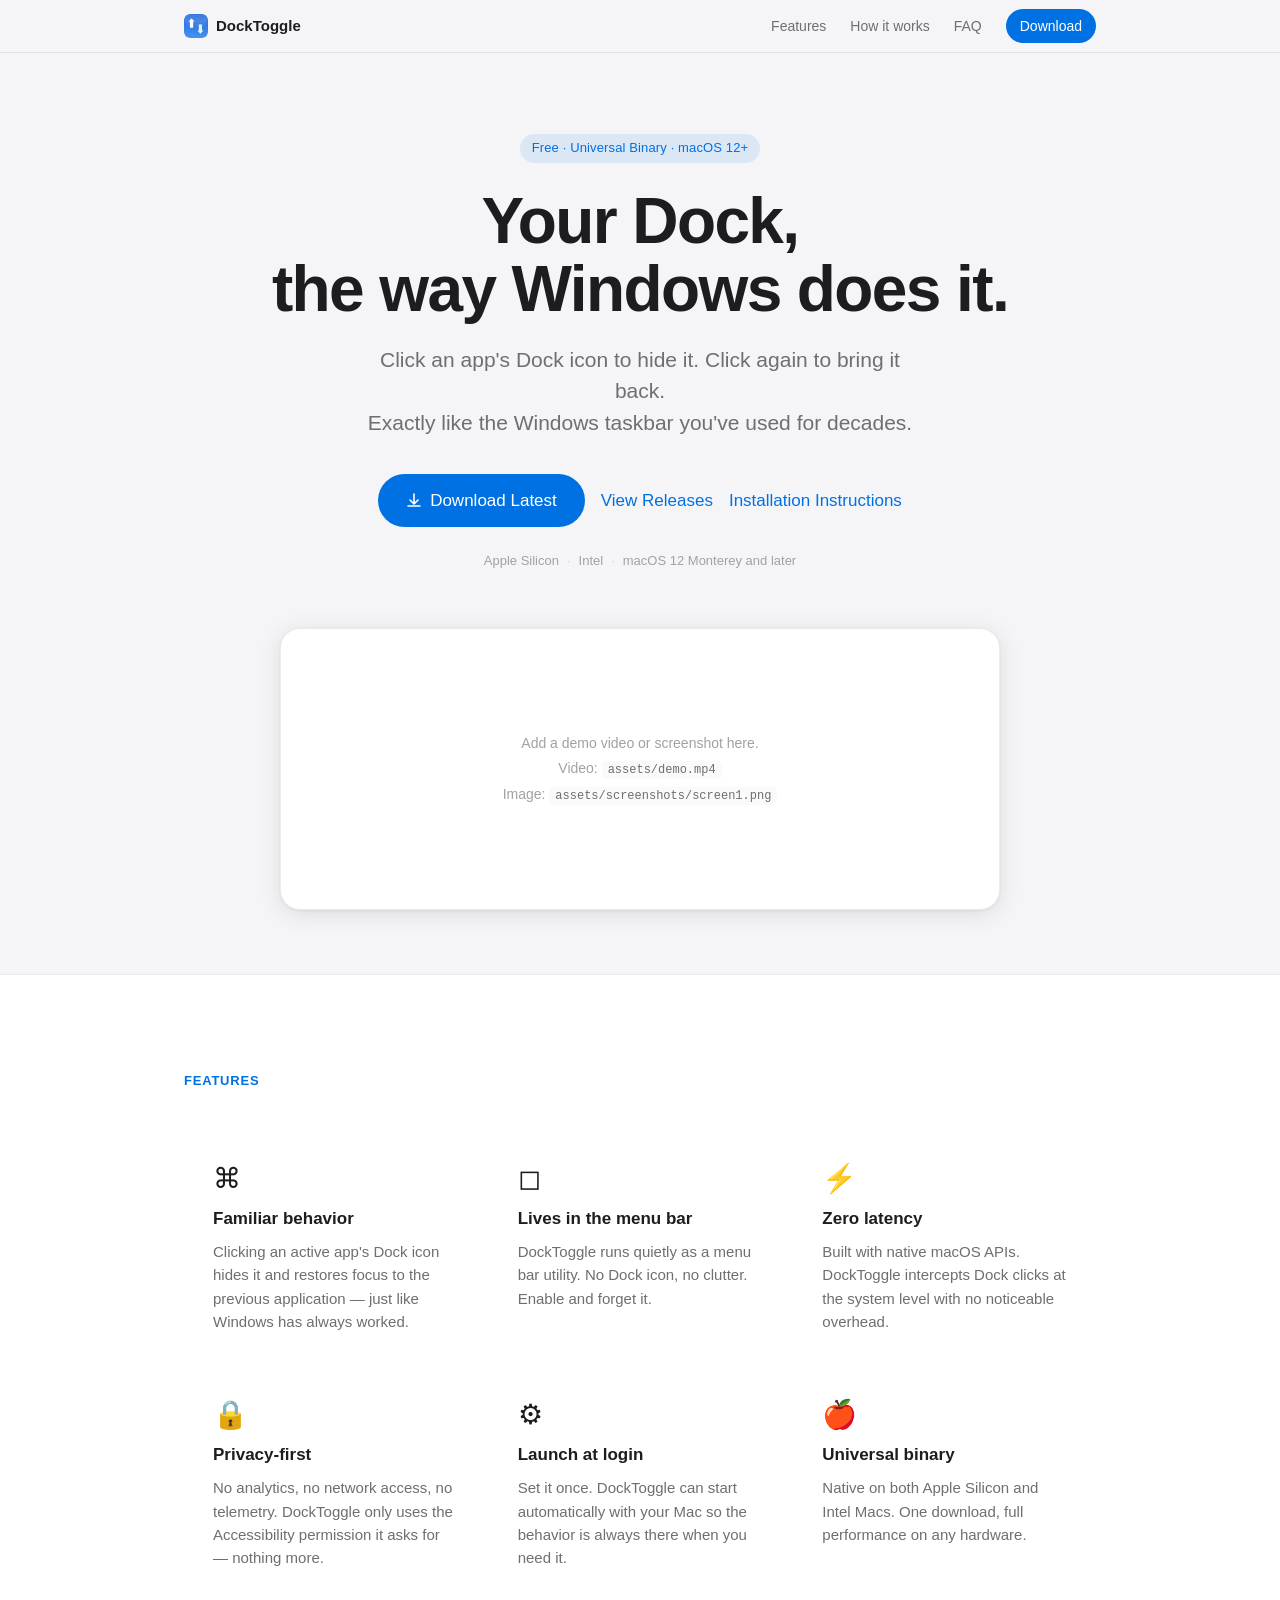
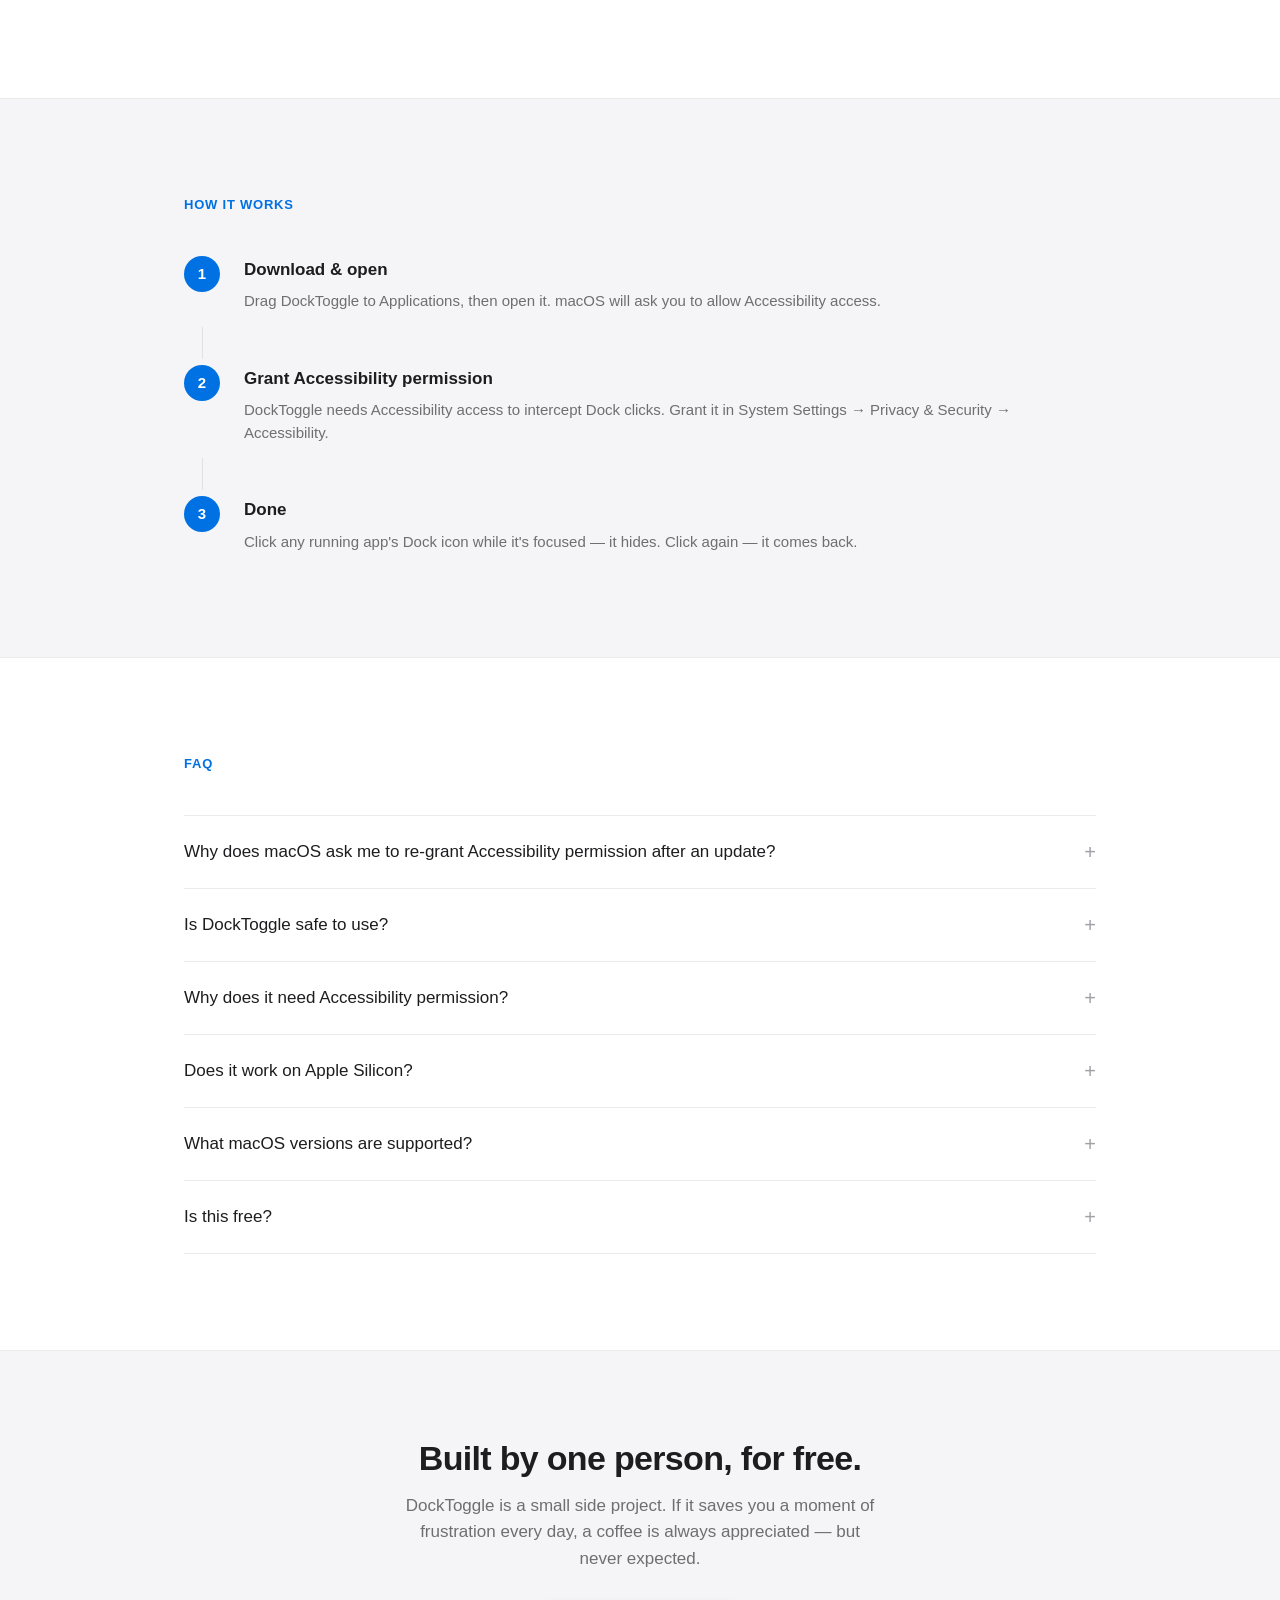
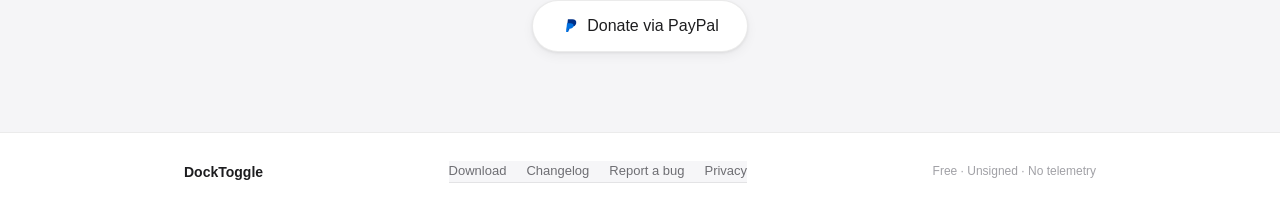
<file: docs/index.html>
<!DOCTYPE html>
<html lang="en">
<head>
  <meta charset="UTF-8">
  <meta name="viewport" content="width=device-width, initial-scale=1.0">
  <title>DockToggle — Windows-style Dock switching for macOS</title>
  <meta name="description" content="DockToggle brings familiar Windows taskbar behavior to your Mac. Click a Dock icon to hide the app — just like you've always done on Windows.">

  <!-- Open Graph — covers Discord, Slack, WhatsApp, Telegram, iMessage, LinkedIn, Facebook, Reddit, Twitter/X -->
  <meta property="og:type"        content="website">
  <meta property="og:url"         content="https://albert0ly.github.io/DockToggle-releases/">
  <meta property="og:title"       content="DockToggle — Windows-style Dock switching for macOS">
  <meta property="og:description" content="Click a Dock icon to hide the app. Click again to bring it back. Free macOS utility, Apple Silicon + Intel.">
  <meta property="og:image"       content="https://albert0ly.github.io/DockToggle-releases/assets/og-image.png">
  <meta property="og:image:width"  content="1200">
  <meta property="og:image:height" content="630">

  <!-- Twitter/X card (falls back to OG if absent, but explicit is better) -->
  <meta name="twitter:card"        content="summary_large_image">
  <meta name="twitter:title"       content="DockToggle — Windows-style Dock switching for macOS">
  <meta name="twitter:description" content="Click a Dock icon to hide the app. Click again to bring it back. Free macOS utility, Apple Silicon + Intel.">
  <meta name="twitter:image"       content="https://albert0ly.github.io/DockToggle-releases/assets/og-image.png">

  <link rel="stylesheet" href="assets/style.css">
  <link rel="icon" href="favicon.ico" sizes="any">
  <link rel="icon" type="image/png" href="assets/icon.png">
  <link rel="apple-touch-icon"     href="assets/icon.png">
</head>
<body>

  <!-- NAV -->
  <nav>
    <div class="nav-inner">
      <a href="index.html" class="nav-logo">
        <img src="assets/icon.png" alt="DockToggle icon" class="nav-icon" onerror="this.style.display='none'">
        DockToggle
      </a>
      <div class="nav-links">
        <a href="#features">Features</a>
        <a href="#how-it-works">How it works</a>
        <a href="#faq">FAQ</a>
        <a href="download.html" class="nav-download">Download</a>
      </div>
    </div>
  </nav>

  <!-- HERO -->
  <section class="hero">
    <div class="hero-inner">
      <div class="hero-badge">Free · Universal Binary · macOS 12+</div>
      <h1>Your Dock,<br>the way Windows does it.</h1>
      <p class="hero-sub">Click an app's Dock icon to hide it. Click again to bring it back.<br>Exactly like the Windows taskbar you've used for decades.</p>
      <div class="hero-actions">
        <a href="download.html" class="btn-primary">
          <svg width="16" height="16" viewBox="0 0 16 16" fill="none" xmlns="http://www.w3.org/2000/svg" aria-hidden="true">
            <path d="M8 1v9M4 7l4 4 4-4M2 13h12" stroke="currentColor" stroke-width="1.6" stroke-linecap="round" stroke-linejoin="round"/>
          </svg>
          Download Latest
        </a>
        <a href="https://github.com/albert0ly/DockToggle-releases/releases" class="btn-ghost" target="_blank" rel="noopener">View Releases</a>
        <a href="thanks.html?mode=install" class="btn-ghost">Installation Instructions</a>
      </div>
      <p class="hero-compat">
        <span>Apple Silicon</span>
        <span class="dot">·</span>
        <span>Intel</span>
        <span class="dot">·</span>
        <span>macOS 12 Monterey and later</span>
      </p>
    </div>

    <!-- Video / media -->
    <div class="media-gallery" id="media">
      <div class="media-frame">
        <div class="screenshot-bar">
          <span class="dot-red"></span><span class="dot-yellow"></span><span class="dot-green"></span>
        </div>
        <!-- Option A: video (recommended) — drop an .mp4 into docs/assets/ and set the src -->
        <!--
        <video autoplay loop muted playsinline>
          <source src="assets/demo.mp4" type="video/mp4">
        </video>
        -->
        <!-- Option B: static screenshot -->
        <!--
        <img src="assets/screenshots/screen1.png" alt="DockToggle in action">
        -->
        <div class="screenshot-content placeholder">
          <p>Add a demo video or screenshot here.<br>
          Video: <code>assets/demo.mp4</code><br>
          Image: <code>assets/screenshots/screen1.png</code></p>
        </div>
      </div>
    </div>
  </section>

  <!-- FEATURES -->
  <section class="features" id="features">
    <div class="container">
      <h2 class="section-label">Features</h2>
      <div class="feature-grid">
        <div class="feature-card">
          <div class="feature-icon">⌘</div>
          <h3>Familiar behavior</h3>
          <p>Clicking an active app's Dock icon hides it and restores focus to the previous application — just like Windows has always worked.</p>
        </div>
        <div class="feature-card">
          <div class="feature-icon">◻</div>
          <h3>Lives in the menu bar</h3>
          <p>DockToggle runs quietly as a menu bar utility. No Dock icon, no clutter. Enable and forget it.</p>
        </div>
        <div class="feature-card">
          <div class="feature-icon">⚡</div>
          <h3>Zero latency</h3>
          <p>Built with native macOS APIs. DockToggle intercepts Dock clicks at the system level with no noticeable overhead.</p>
        </div>
        <div class="feature-card">
          <div class="feature-icon">🔒</div>
          <h3>Privacy-first</h3>
          <p>No analytics, no network access, no telemetry. DockToggle only uses the Accessibility permission it asks for — nothing more.</p>
        </div>
        <div class="feature-card">
          <div class="feature-icon">⚙︎</div>
          <h3>Launch at login</h3>
          <p>Set it once. DockToggle can start automatically with your Mac so the behavior is always there when you need it.</p>
        </div>
        <div class="feature-card">
          <div class="feature-icon">🍎</div>
          <h3>Universal binary</h3>
          <p>Native on both Apple Silicon and Intel Macs. One download, full performance on any hardware.</p>
        </div>
      </div>
    </div>
  </section>

  <!-- HOW IT WORKS -->
  <section class="how-it-works" id="how-it-works">
    <div class="container">
      <h2 class="section-label">How it works</h2>
      <div class="steps">
        <div class="step">
          <div class="step-num">1</div>
          <div class="step-text">
            <h3>Download & open</h3>
            <p>Drag DockToggle to Applications, then open it. macOS will ask you to allow Accessibility access.</p>
          </div>
        </div>
        <div class="step-connector"></div>
        <div class="step">
          <div class="step-num">2</div>
          <div class="step-text">
            <h3>Grant Accessibility permission</h3>
            <p>DockToggle needs Accessibility access to intercept Dock clicks. Grant it in System Settings → Privacy & Security → Accessibility.</p>
          </div>
        </div>
        <div class="step-connector"></div>
        <div class="step">
          <div class="step-num">3</div>
          <div class="step-text">
            <h3>Done</h3>
            <p>Click any running app's Dock icon while it's focused — it hides. Click again — it comes back.</p>
          </div>
        </div>
      </div>
    </div>
  </section>

  <!-- FAQ -->
  <section class="faq-section" id="faq">
    <div class="container">
      <h2 class="section-label">FAQ</h2>
      <div class="faq">

        <details class="faq-item">
          <summary>Why does macOS ask me to re-grant Accessibility permission after an update?</summary>
          <p>macOS tracks permission grants by the app's binary signature. Because DockToggle is distributed without an Apple Developer certificate, macOS may treat a new version as a different app. If DockToggle already appears in your Accessibility list, toggle the switch off and back on — you won't need to remove and re-add it.</p>
        </details>

        <details class="faq-item">
          <summary>Is DockToggle safe to use?</summary>
          <p>Yes. DockToggle is unsigned, which means macOS shows a warning on first launch — this is standard for apps not distributed through the App Store or by a registered developer. The app makes no network connections and accesses only what the Accessibility permission grants.</p>
        </details>

        <details class="faq-item">
          <summary>Why does it need Accessibility permission?</summary>
          <p>The Accessibility API is the only supported way for a macOS app to observe and intercept Dock icon click events. DockToggle uses it solely for this purpose.</p>
        </details>

        <details class="faq-item">
          <summary>Does it work on Apple Silicon?</summary>
          <p>Yes. DockToggle is a universal binary — it runs natively on both M-series (Apple Silicon) and Intel Macs.</p>
        </details>

        <details class="faq-item">
          <summary>What macOS versions are supported?</summary>
          <p>macOS 12 Monterey and later.</p>
        </details>

        <details class="faq-item">
          <summary>Is this free?</summary>
          <p>Yes, completely free. If you find it useful, a small donation helps keep it going — but there's no obligation.</p>
        </details>

      </div>
    </div>
  </section>

  <!-- DONATE -->
  <section class="donate-section" id="donate">
    <div class="container donate-inner">
      <div>
        <h2>Built by one person, for free.</h2>
        <p>DockToggle is a small side project. If it saves you a moment of frustration every day, a coffee is always appreciated — but never expected.</p>
      </div>
      <a href="https://paypal.me/albertly71" class="btn-donate" id="donate-btn" target="_blank" rel="noopener">
        <svg class="btn-donate-icon" width="18" height="18" viewBox="0 0 24 24" fill="none" xmlns="http://www.w3.org/2000/svg" aria-hidden="true">
          <path d="M9.2 3H15.2C18.6 3 20.9 5.2 20.3 8.3C19.7 11.5 17.2 13 13.9 13H11.5L10.7 18H7.4L9.2 3Z" fill="#003087"/>
          <path d="M8 8.4H12.8C15.6 8.4 17.1 9.8 16.7 12.1C16.2 14.6 14.1 15.8 11.6 15.8H10.3L9.7 20H6.8L8 8.4Z" fill="#0070E0"/>
        </svg>
        Donate via PayPal
      </a>
    </div>
  </section>

  <!-- FOOTER -->
  <footer>
    <div class="container footer-inner">
      <span class="footer-logo">DockToggle</span>
      <nav class="footer-links">
        <a href="download.html">Download</a>
        <a href="https://github.com/albert0ly/DockToggle-releases/releases" target="_blank" rel="noopener">Changelog</a>
        <a href="https://github.com/albert0ly/DockToggle-releases/issues" target="_blank" rel="noopener">Report a bug</a>
        <a href="privacy.html">Privacy</a>
      </nav>
      <span class="footer-copy">Free · Unsigned · No telemetry</span>
    </div>
  </footer>

</body>
</html>
</file>
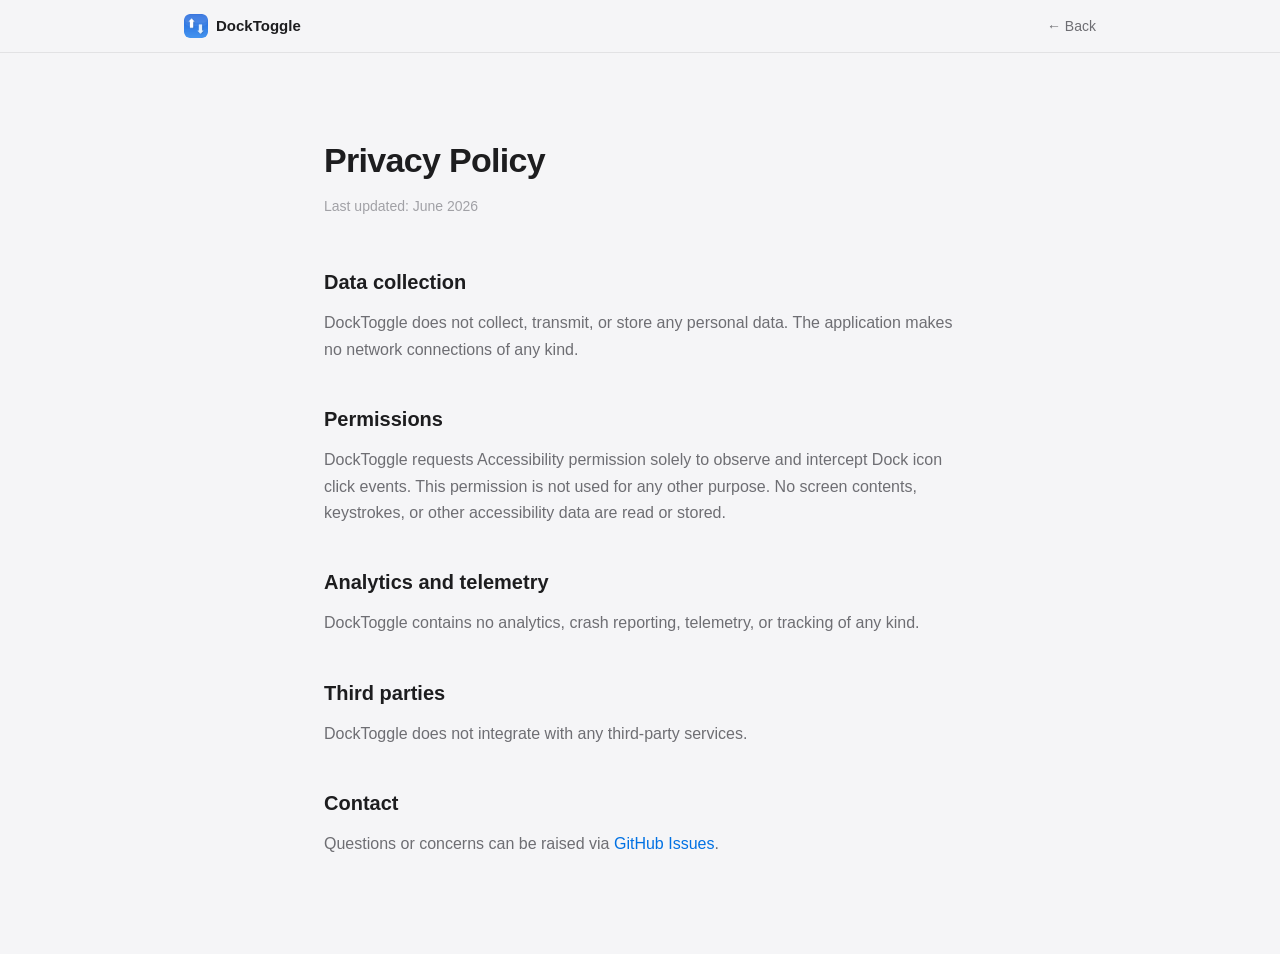
<file: docs/privacy.html>
<!DOCTYPE html>
<html lang="en">
<head>
  <meta charset="UTF-8">
  <meta name="viewport" content="width=device-width, initial-scale=1.0">
  <title>Privacy Policy — DockToggle</title>
  <link rel="stylesheet" href="assets/style.css">
  <link rel="icon" href="favicon.ico" sizes="any">
  <link rel="icon" type="image/png" href="assets/icon.png">
  <style>
    .prose {
      max-width: 680px;
      margin: 0 auto;
      padding: 80px 24px;
    }
    .prose h1 {
      font-size: 34px;
      font-weight: 700;
      letter-spacing: -0.02em;
      margin-bottom: 8px;
    }
    .prose .meta {
      font-size: 14px;
      color: var(--text-3);
      margin-bottom: 48px;
    }
    .prose h2 {
      font-size: 20px;
      font-weight: 600;
      margin: 40px 0 12px;
    }
    .prose p {
      font-size: 16px;
      color: var(--text-2);
      line-height: 1.65;
      margin-bottom: 16px;
    }
    .prose a { color: var(--accent); }
  </style>
</head>
<body>
  <nav>
    <div class="nav-inner">
      <a href="index.html" class="nav-logo">
        <img src="assets/icon.png" alt="" class="nav-icon" onerror="this.style.display='none'">
        DockToggle
      </a>
      <div class="nav-links">
        <a href="index.html">← Back</a>
      </div>
    </div>
  </nav>

  <div class="prose">
    <h1>Privacy Policy</h1>
    <p class="meta">Last updated: June 2026</p>

    <h2>Data collection</h2>
    <p>DockToggle does not collect, transmit, or store any personal data. The application makes no network connections of any kind.</p>

    <h2>Permissions</h2>
    <p>DockToggle requests Accessibility permission solely to observe and intercept Dock icon click events. This permission is not used for any other purpose. No screen contents, keystrokes, or other accessibility data are read or stored.</p>

    <h2>Analytics and telemetry</h2>
    <p>DockToggle contains no analytics, crash reporting, telemetry, or tracking of any kind.</p>

    <h2>Third parties</h2>
    <p>DockToggle does not integrate with any third-party services.</p>

    <h2>Contact</h2>
    <p>Questions or concerns can be raised via <a href="https://github.com/albert0ly/DockToggle-releases/issues" target="_blank" rel="noopener">GitHub Issues</a>.</p>
  </div>
</body>
</html>
</file>
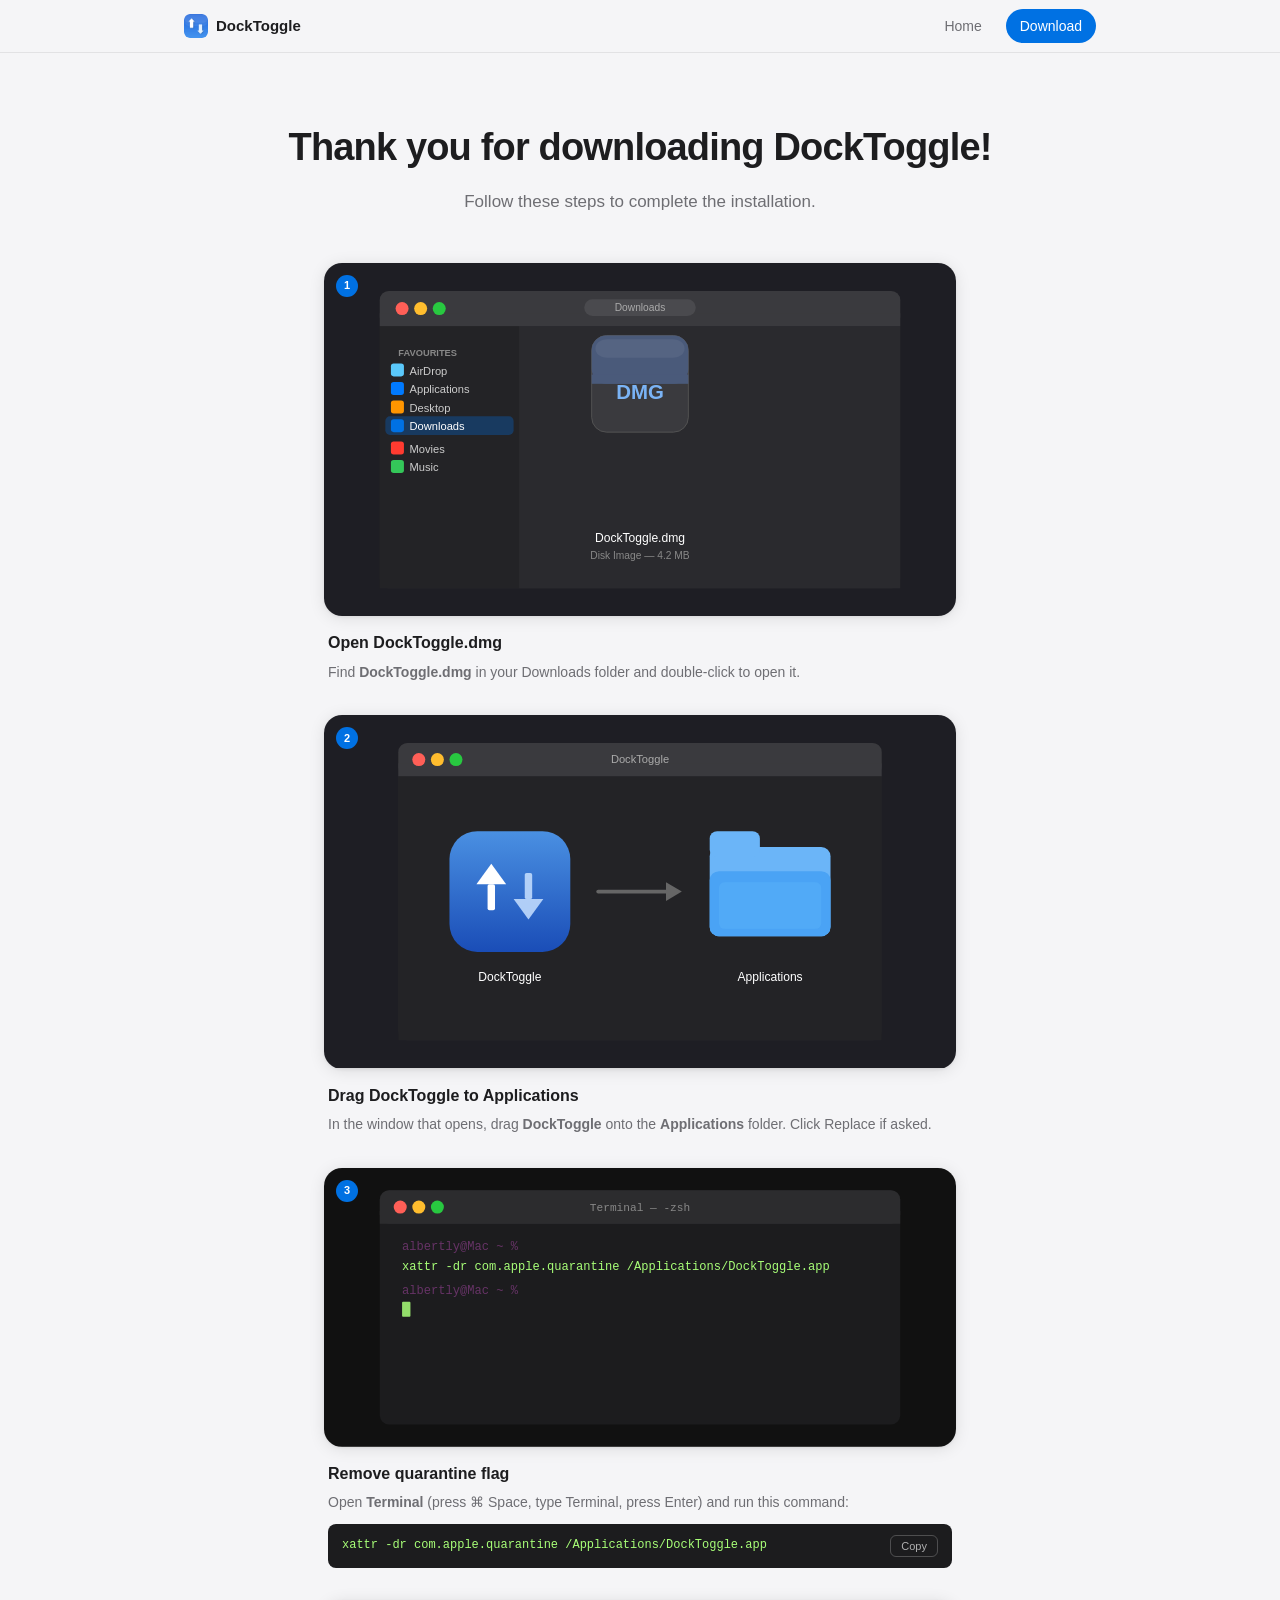
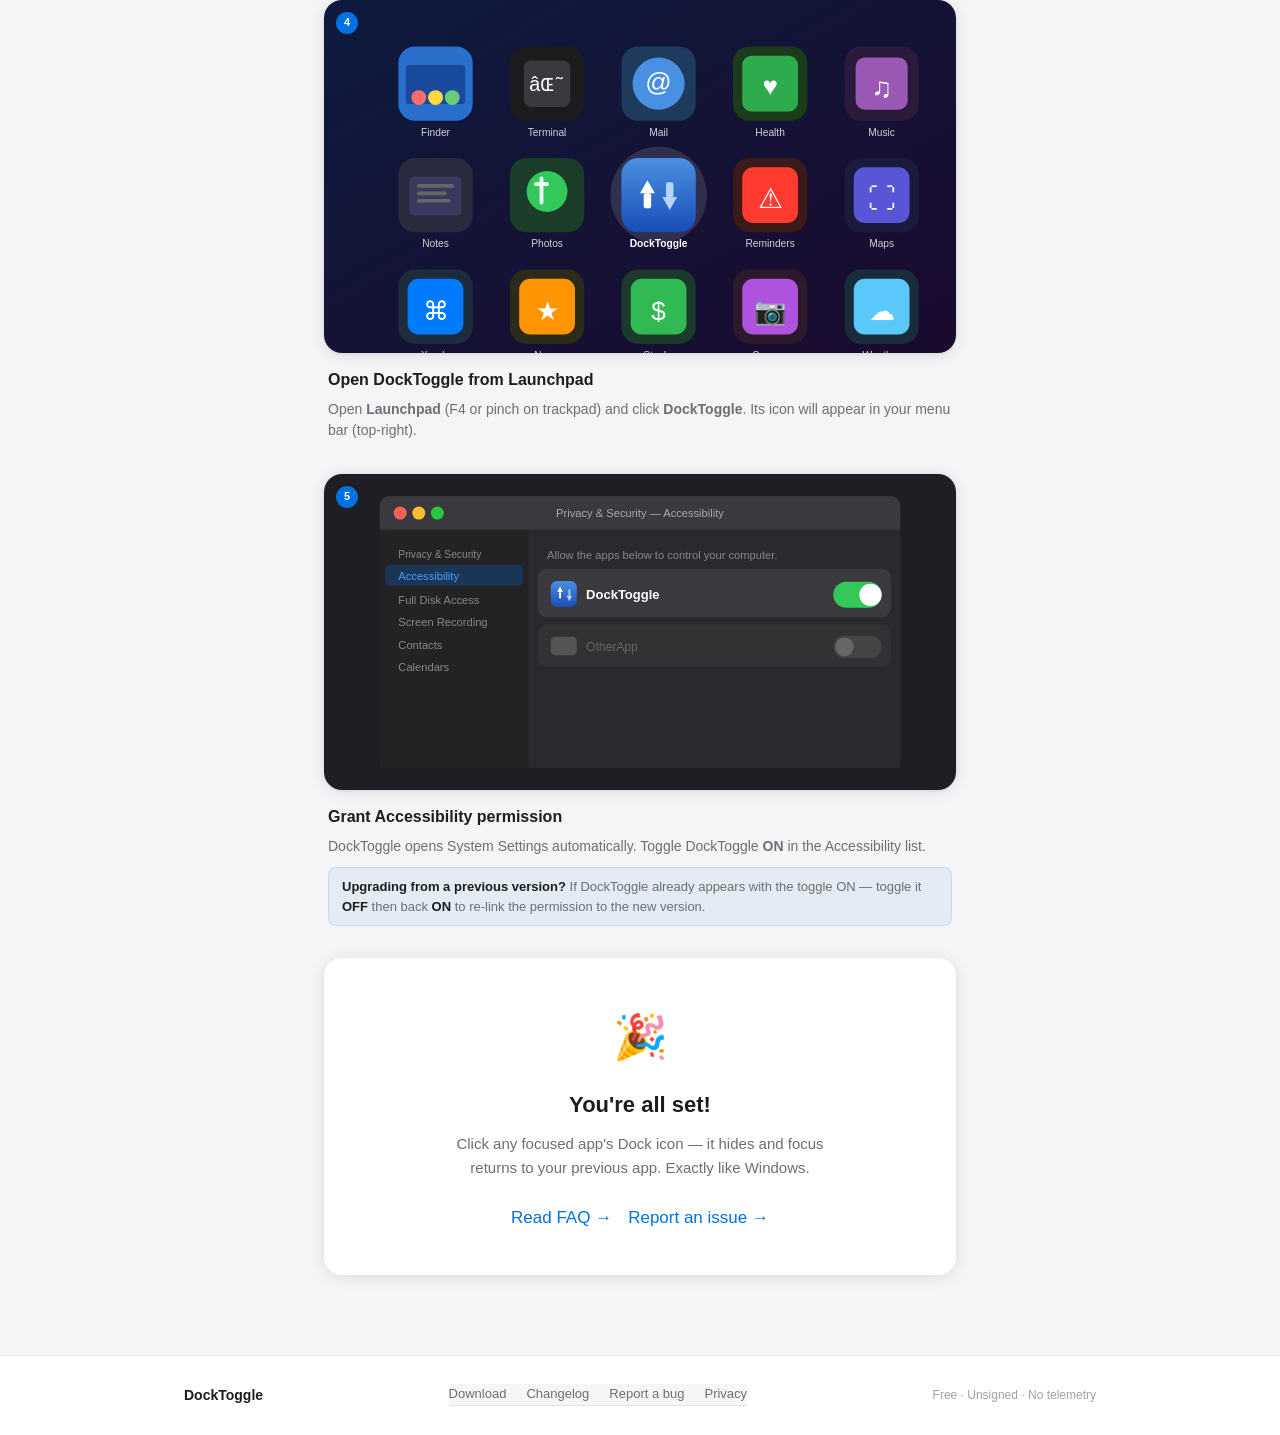
<file: docs/thanks.html>
<!DOCTYPE html>
<html lang="en">
<head>
  <meta charset="UTF-8">
  <meta name="viewport" content="width=device-width, initial-scale=1.0">
  <title>Install DockToggle — macOS Setup</title>
  <link rel="stylesheet" href="assets/style.css">
  <link rel="icon" href="favicon.ico" sizes="any">
  <link rel="icon" type="image/png" href="assets/icon.png">
  <style>
    body { background: #f5f5f7; color: #1d1d1f; }
    @media (prefers-color-scheme: dark) { body { background: #000; color: #f5f5f7; } }

    .thanks-header {
      text-align: center;
      padding: 64px 24px 48px;
    }
    .thanks-header h1 {
      font-size: clamp(24px, 4vw, 38px);
      font-weight: 700;
      letter-spacing: -0.022em;
      margin-bottom: 10px;
      color: #1d1d1f;
    }
    @media (prefers-color-scheme: dark) { .thanks-header h1 { color: #f5f5f7; } }
    .thanks-header p { font-size: 17px; color: #6e6e73; }

    /* Vertical single-column tiles */
    .tiles-section {
      max-width: 680px;
      margin: 0 auto;
      padding: 0 24px 80px;
      display: flex;
      flex-direction: column;
      gap: 32px;
    }

    /* Individual tile */
    .tile { display: flex; flex-direction: column; }

    /* Card */
    .tile-card {
      background: #fff;
      border-radius: 18px;
      box-shadow: 0 2px 16px rgba(0,0,0,0.10), 0 1px 3px rgba(0,0,0,0.06);
      overflow: hidden;
      position: relative;
      width: 100%;
    }
    @media (prefers-color-scheme: dark) {
      .tile-card { background: #1c1c1e; box-shadow: 0 2px 16px rgba(0,0,0,0.5); }
    }

    /* Step number — small badge inside top-left of card */
    .tile-num {
      position: absolute;
      top: 12px;
      left: 12px;
      width: 22px;
      height: 22px;
      border-radius: 50%;
      background: #0071e3;
      color: #fff;
      font-size: 11px;
      font-weight: 700;
      display: flex;
      align-items: center;
      justify-content: center;
      z-index: 10;
    }

    /* SVG illustration fills the card */
    .tile-card svg { display: block; width: 100%; height: auto; }

    /* Text under the card */
    .tile-text { padding: 14px 4px 0; }
    .tile-text h3 {
      font-size: 16px;
      font-weight: 600;
      color: #1d1d1f;
      margin-bottom: 6px;
    }
    @media (prefers-color-scheme: dark) { .tile-text h3 { color: #f5f5f7; } }
    .tile-text p { font-size: 14px; color: #6e6e73; line-height: 1.55; }

    /* Terminal */
    .term {
      margin-top: 10px;
      background: #1c1c1e;
      border-radius: 8px;
      padding: 11px 14px;
      display: flex;
      align-items: center;
      gap: 10px;
    }
    .term code {
      font-family: ui-monospace,"SF Mono",Menlo,monospace;
      font-size: 12px;
      color: #a8ff78;
      flex: 1;
      word-break: break-all;
    }
    .term button {
      background: none;
      border: 1px solid rgba(255,255,255,0.22);
      color: rgba(255,255,255,0.65);
      font-size: 11px;
      padding: 4px 10px;
      border-radius: 6px;
      cursor: pointer;
      flex-shrink: 0;
      font-family: -apple-system,sans-serif;
      transition: all 0.15s;
    }
    .term button:hover { background: rgba(255,255,255,0.1); color: #fff; }
    .term button.ok { border-color: #30d158; color: #30d158; }

    /* Callout */
    .callout {
      margin-top: 10px;
      background: rgba(0,113,227,0.07);
      border: 1px solid rgba(0,113,227,0.15);
      border-radius: 8px;
      padding: 9px 13px;
      font-size: 13px;
      color: #6e6e73;
      line-height: 1.5;
    }
    @media (prefers-color-scheme: dark) {
      .callout { background: rgba(41,151,255,0.08); border-color: rgba(41,151,255,0.18); }
    }
    .callout strong { color: #1d1d1f; }
    @media (prefers-color-scheme: dark) { .callout strong { color: #f5f5f7; } }

    /* Done card */
    .done-card {
      text-align: center;
      background: #fff;
      border-radius: 18px;
      box-shadow: 0 2px 16px rgba(0,0,0,0.10);
      padding: 44px 32px;
    }
    @media (prefers-color-scheme: dark) { .done-card { background: #1c1c1e; } }
    .done-card .emoji { font-size: 44px; margin-bottom: 14px; }
    .done-card h2 { font-size: 22px; font-weight: 700; margin-bottom: 10px; color: #1d1d1f; }
    @media (prefers-color-scheme: dark) { .done-card h2 { color: #f5f5f7; } }
    .done-card p { font-size: 15px; color: #6e6e73; max-width: 400px; margin: 0 auto 24px; line-height: 1.6; }
    .done-links { display: flex; justify-content: center; gap: 16px; flex-wrap: wrap; }
  </style>
</head>
<body>

  <nav>
    <div class="nav-inner">
      <a href="index.html" class="nav-logo">
        <img src="assets/icon.png" alt="DockToggle" class="nav-icon" onerror="this.style.display='none'">
        DockToggle
      </a>
      <div class="nav-links">
        <a href="index.html">Home</a>
        <a href="download.html" class="nav-download">Download</a>
      </div>
    </div>
  </nav>

  <div class="thanks-header">
    <h1 id="page-title">Thank you for downloading DockToggle!</h1>
    <p id="page-subtitle">Follow these steps to complete the installation.</p>
  </div>

  <div class="tiles-section">

    <!-- ── STEP 1: Open DMG (Finder Downloads dark mode) ── -->
    <div class="tile">
      <div class="tile-card">
        <div class="tile-num">1</div>
        <svg viewBox="0 0 680 380" xmlns="http://www.w3.org/2000/svg">
          <!-- Dark desktop -->
          <rect width="680" height="380" fill="#1e1e24"/>
          <!-- Finder window -->
          <rect x="60" y="30" width="560" height="320" rx="10" fill="#2a2a2e"/>
          <!-- Title bar -->
          <rect x="60" y="30" width="560" height="38" rx="10" fill="#3a3a3e"/>
          <rect x="60" y="54" width="560" height="14" fill="#3a3a3e"/>
          <circle cx="84"  cy="49" r="7" fill="#ff5f57"/>
          <circle cx="104" cy="49" r="7" fill="#ffbd2e"/>
          <circle cx="124" cy="49" r="7" fill="#28c840"/>
          <!-- Toolbar icons placeholder -->
          <rect x="280" y="39" width="120" height="18" rx="9" fill="#4a4a4e"/>
          <text x="340" y="52" text-anchor="middle" font-size="11" fill="#aaa" font-family="-apple-system,sans-serif">Downloads</text>
          <!-- Sidebar -->
          <rect x="60" y="68" width="150" height="282" fill="#232326"/>
          <!-- Sidebar items -->
          <text x="80" y="100" font-size="10" fill="#888" font-family="-apple-system,sans-serif" font-weight="600">FAVOURITES</text>
          <rect x="72" y="108" width="14" height="14" rx="3" fill="#5ac8fa"/>
          <text x="92" y="120" font-size="12" fill="#ccc" font-family="-apple-system,sans-serif">AirDrop</text>
          <rect x="72" y="128" width="14" height="14" rx="3" fill="#007aff"/>
          <text x="92" y="140" font-size="12" fill="#ccc" font-family="-apple-system,sans-serif">Applications</text>
          <rect x="72" y="148" width="14" height="14" rx="3" fill="#ff9500"/>
          <text x="92" y="160" font-size="12" fill="#ccc" font-family="-apple-system,sans-serif">Desktop</text>
          <!-- Downloads highlighted -->
          <rect x="66" y="165" width="138" height="20" rx="5" fill="#0071e3" opacity="0.3"/>
          <rect x="72" y="168" width="14" height="14" rx="3" fill="#0071e3"/>
          <text x="92" y="180" font-size="12" fill="#fff" font-family="-apple-system,sans-serif" font-weight="500">Downloads</text>
          <rect x="72" y="192" width="14" height="14" rx="3" fill="#ff3b30"/>
          <text x="92" y="204" font-size="12" fill="#ccc" font-family="-apple-system,sans-serif">Movies</text>
          <rect x="72" y="212" width="14" height="14" rx="3" fill="#34c759"/>
          <text x="92" y="224" font-size="12" fill="#ccc" font-family="-apple-system,sans-serif">Music</text>
          <!-- Main content area -->
          <rect x="210" y="68" width="410" height="282" fill="#2a2a2e"/>
          <!-- DMG file icon — centered and large -->
          <g transform="translate(340,130)">
            <!-- DMG icon body -->
            <rect x="-52" y="-52" width="104" height="104" rx="16" fill="#3a3a3e" stroke="#555" stroke-width="1"/>
            <rect x="-52" y="-52" width="104" height="52" rx="16" fill="#4a5a7a"/>
            <rect x="-52" y="-10" width="104" height="10" fill="#4a5a7a"/>
            <!-- DMG label -->
            <text y="16" text-anchor="middle" font-size="22" fill="#7ab3f5" font-family="-apple-system,sans-serif" font-weight="700">DMG</text>
            <!-- Shine -->
            <rect x="-48" y="-48" width="96" height="20" rx="12" fill="white" opacity="0.06"/>
          </g>
          <text x="340" y="300" text-anchor="middle" font-size="13" fill="#fff" font-family="-apple-system,sans-serif">DockToggle.dmg</text>
          <text x="340" y="318" text-anchor="middle" font-size="11" fill="#888" font-family="-apple-system,sans-serif">Disk Image — 4.2 MB</text>
        </svg>
      </div>
      <div class="tile-text">
        <h3>Open DockToggle.dmg</h3>
        <p>Find <strong>DockToggle.dmg</strong> in your Downloads folder and double-click to open it.</p>
      </div>
    </div>

    <!-- ── STEP 2: Drag to Applications (DMG installer window) ── -->
    <div class="tile">
      <div class="tile-card">
        <div class="tile-num">2</div>
        <svg viewBox="0 0 680 380" xmlns="http://www.w3.org/2000/svg">
          <rect width="680" height="380" fill="#1e1e24"/>
          <!-- DMG installer window -->
          <rect x="80" y="30" width="520" height="320" rx="10" fill="#2a2a2e"/>
          <!-- Title bar -->
          <rect x="80" y="30" width="520" height="36" rx="10" fill="#3a3a3e"/>
          <rect x="80" y="52" width="520" height="14" fill="#3a3a3e"/>
          <circle cx="102" cy="48" r="7" fill="#ff5f57"/>
          <circle cx="122" cy="48" r="7" fill="#ffbd2e"/>
          <circle cx="142" cy="48" r="7" fill="#28c840"/>
          <text x="340" y="52" text-anchor="middle" font-size="12" fill="#aaa" font-family="-apple-system,sans-serif">DockToggle</text>
          <!-- Content area -->
          <rect x="80" y="66" width="520" height="284" fill="#232326"/>
          <!-- DockToggle app icon left -->
          <g transform="translate(200,190)">
            <rect x="-65" y="-65" width="130" height="130" rx="30" fill="url(#appgrad)"/>
            <defs>
              <linearGradient id="appgrad" x1="0" y1="0" x2="0" y2="1">
                <stop offset="0%" stop-color="#4a90e2"/>
                <stop offset="100%" stop-color="#1a4db7"/>
              </linearGradient>
            </defs>
            <!-- Up arrow -->
            <polygon points="-20,-30 -36,-8 -4,-8" fill="white"/>
            <rect x="-24" y="-8" width="8" height="28" rx="2" fill="white"/>
            <!-- Down arrow -->
            <polygon points="20,30 4,8 36,8" fill="rgba(200,225,255,0.85)"/>
            <rect x="16" y="-20" width="8" height="28" rx="2" fill="rgba(200,225,255,0.85)"/>
          </g>
          <text x="200" y="286" text-anchor="middle" font-size="13" fill="#fff" font-family="-apple-system,sans-serif">DockToggle</text>
          <!-- Big arrow -->
          <line x1="295" y1="190" x2="375" y2="190" stroke="#666" stroke-width="4" stroke-linecap="round"/>
          <polygon points="385,190 368,180 368,200" fill="#666"/>
          <!-- Applications folder right -->
          <g transform="translate(480,190)">
            <!-- Folder back -->
            <rect x="-65" y="-48" width="130" height="96" rx="10" fill="#6bb5f8"/>
            <rect x="-65" y="-65" width="54" height="28" rx="8" fill="#6bb5f8"/>
            <!-- Folder front -->
            <rect x="-65" y="-22" width="130" height="70" rx="10" fill="#4aa3f5"/>
            <!-- Folder inner -->
            <rect x="-55" y="-10" width="110" height="50" rx="6" fill="#5bb5f9" opacity="0.4"/>
          </g>
          <text x="480" y="286" text-anchor="middle" font-size="13" fill="#fff" font-family="-apple-system,sans-serif">Applications</text>
        </svg>
      </div>
      <div class="tile-text">
        <h3>Drag DockToggle to Applications</h3>
        <p>In the window that opens, drag <strong>DockToggle</strong> onto the <strong>Applications</strong> folder. Click Replace if asked.</p>
      </div>
    </div>

    <!-- ── STEP 3: Terminal xattr ── -->
    <div class="tile">
      <div class="tile-card">
        <div class="tile-num">3</div>
        <svg viewBox="0 0 680 300" xmlns="http://www.w3.org/2000/svg">
          <rect width="680" height="300" fill="#111"/>
          <rect x="60" y="24" width="560" height="252" rx="10" fill="#1c1c1e"/>
          <rect x="60" y="24" width="560" height="36" rx="10" fill="#2c2c2e"/>
          <rect x="60" y="46" width="560" height="14" fill="#2c2c2e"/>
          <circle cx="82"  cy="42" r="7" fill="#ff5f57"/>
          <circle cx="102" cy="42" r="7" fill="#ffbd2e"/>
          <circle cx="122" cy="42" r="7" fill="#28c840"/>
          <text x="340" y="46" text-anchor="middle" font-size="12" fill="#888" font-family="monospace">Terminal — -zsh</text>
          <!-- Terminal content -->
          <text x="84" y="88" font-size="13" fill="#636" font-family="monospace">albertly@Mac ~ %</text>
          <text x="84" y="110" font-size="13" fill="#a8ff78" font-family="monospace">xattr -dr com.apple.quarantine /Applications/DockToggle.app</text>
          <text x="84" y="136" font-size="13" fill="#636" font-family="monospace">albertly@Mac ~ %</text>
          <rect x="84" y="144" width="9" height="16" rx="1" fill="#a8ff78" opacity="0.85"/>
        </svg>
      </div>
      <div class="tile-text">
        <h3>Remove quarantine flag</h3>
        <p>Open <strong>Terminal</strong> (press ⌘ Space, type Terminal, press Enter) and run this command:</p>
        <div class="term">
          <code id="cmd">xattr -dr com.apple.quarantine /Applications/DockToggle.app</code>
          <button onclick="copyCmd(this)">Copy</button>
        </div>
      </div>
    </div>

    <!-- ── STEP 4: Launchpad with DockToggle among other icons ── -->
    <div class="tile">
      <div class="tile-card">
        <div class="tile-num">4</div>
        <svg viewBox="0 0 680 380" xmlns="http://www.w3.org/2000/svg">
          <!-- Blurred desktop background (Launchpad) -->
          <defs>
            <linearGradient id="lp_bg" x1="0" y1="0" x2="1" y2="1">
              <stop offset="0%" stop-color="#0d1b3e"/>
              <stop offset="100%" stop-color="#1a0a2e"/>
            </linearGradient>
          </defs>
          <rect width="680" height="380" fill="url(#lp_bg)"/>
          <!-- Launchpad grid — 5 x 3 icons -->
          <!-- Row 1 -->
          <g transform="translate(80,50)">
            <!-- icon 1: Finder -->
            <rect x="0" y="0" width="80" height="80" rx="18" fill="#2a6fcb"/>
            <rect x="8" y="20" width="64" height="42" rx="4" fill="#1a4a9c"/>
            <circle cx="22" cy="55" r="8" fill="#ff6b6b"/>
            <circle cx="40" cy="55" r="8" fill="#ffd93d"/>
            <circle cx="58" cy="55" r="8" fill="#6bcb77"/>
            <text x="40" y="96" text-anchor="middle" font-size="11" fill="rgba(255,255,255,0.8)" font-family="-apple-system,sans-serif">Finder</text>
          </g>
          <g transform="translate(200,50)">
            <rect x="0" y="0" width="80" height="80" rx="18" fill="#1c1c1e"/>
            <rect x="15" y="15" width="50" height="50" rx="8" fill="#3a3a3e"/>
            <text x="40" y="48" text-anchor="middle" font-size="22" fill="#fff" font-family="monospace">&#xe2;&#x8c;&#x98;</text>
            <text x="40" y="96" text-anchor="middle" font-size="11" fill="rgba(255,255,255,0.8)" font-family="-apple-system,sans-serif">Terminal</text>
          </g>
          <g transform="translate(320,50)">
            <rect x="0" y="0" width="80" height="80" rx="18" fill="#1e3a5c"/>
            <ellipse cx="40" cy="40" rx="28" ry="28" fill="#4a90e2"/>
            <text x="40" y="48" text-anchor="middle" font-size="28" fill="#fff" font-family="sans-serif">@</text>
            <text x="40" y="96" text-anchor="middle" font-size="11" fill="rgba(255,255,255,0.8)" font-family="-apple-system,sans-serif">Mail</text>
          </g>
          <g transform="translate(440,50)">
            <rect x="0" y="0" width="80" height="80" rx="18" fill="#1a3c1a"/>
            <rect x="10" y="10" width="60" height="60" rx="10" fill="#34c759" opacity="0.8"/>
            <text x="40" y="52" text-anchor="middle" font-size="28" fill="#fff" font-family="sans-serif">&#x2665;</text>
            <text x="40" y="96" text-anchor="middle" font-size="11" fill="rgba(255,255,255,0.8)" font-family="-apple-system,sans-serif">Health</text>
          </g>
          <g transform="translate(560,50)">
            <rect x="0" y="0" width="80" height="80" rx="18" fill="#2c1a3c"/>
            <rect x="12" y="12" width="56" height="56" rx="10" fill="#9b59b6"/>
            <text x="40" y="54" text-anchor="middle" font-size="30" fill="#fff" font-family="sans-serif">&#x266B;</text>
            <text x="40" y="96" text-anchor="middle" font-size="11" fill="rgba(255,255,255,0.8)" font-family="-apple-system,sans-serif">Music</text>
          </g>
          <!-- Row 2 — DockToggle highlighted in middle -->
          <g transform="translate(80,170)">
            <rect x="0" y="0" width="80" height="80" rx="18" fill="#2a2a3e"/>
            <rect x="12" y="20" width="56" height="42" rx="6" fill="#3a3a5e"/>
            <rect x="20" y="28" width="40" height="4" rx="2" fill="#666"/>
            <rect x="20" y="36" width="32" height="4" rx="2" fill="#666"/>
            <rect x="20" y="44" width="36" height="4" rx="2" fill="#666"/>
            <text x="40" y="96" text-anchor="middle" font-size="11" fill="rgba(255,255,255,0.8)" font-family="-apple-system,sans-serif">Notes</text>
          </g>
          <g transform="translate(200,170)">
            <rect x="0" y="0" width="80" height="80" rx="18" fill="#1c3c2a"/>
            <ellipse cx="40" cy="36" rx="22" ry="22" fill="#34c759"/>
            <rect x="32" y="20" width="4" height="30" rx="2" fill="white"/>
            <rect x="26" y="26" width="16" height="4" rx="2" fill="white"/>
            <text x="40" y="96" text-anchor="middle" font-size="11" fill="rgba(255,255,255,0.8)" font-family="-apple-system,sans-serif">Photos</text>
          </g>
          <!-- DockToggle — highlighted with glow -->
          <g transform="translate(320,170)">
            <ellipse cx="40" cy="40" rx="52" ry="52" fill="white" opacity="0.12"/>
            <rect x="0" y="0" width="80" height="80" rx="18" fill="url(#appgrad2)"/>
            <defs>
              <linearGradient id="appgrad2" x1="0" y1="0" x2="0" y2="1">
                <stop offset="0%" stop-color="#4a90e2"/>
                <stop offset="100%" stop-color="#1a4db7"/>
              </linearGradient>
            </defs>
            <polygon points="28,24 20,38 36,38" fill="white"/>
            <rect x="24" y="38" width="8" height="16" rx="2" fill="white"/>
            <polygon points="52,56 44,42 60,42" fill="rgba(200,225,255,0.88)"/>
            <rect x="48" y="26" width="8" height="16" rx="2" fill="rgba(200,225,255,0.88)"/>
            <text x="40" y="96" text-anchor="middle" font-size="11" fill="#fff" font-family="-apple-system,sans-serif" font-weight="600">DockToggle</text>
          </g>
          <g transform="translate(440,170)">
            <rect x="0" y="0" width="80" height="80" rx="18" fill="#3c1a1a"/>
            <rect x="10" y="10" width="60" height="60" rx="12" fill="#ff3b30"/>
            <text x="40" y="54" text-anchor="middle" font-size="30" fill="#fff" font-family="sans-serif">&#x26A0;</text>
            <text x="40" y="96" text-anchor="middle" font-size="11" fill="rgba(255,255,255,0.8)" font-family="-apple-system,sans-serif">Reminders</text>
          </g>
          <g transform="translate(560,170)">
            <rect x="0" y="0" width="80" height="80" rx="18" fill="#1a1a3c"/>
            <rect x="10" y="10" width="60" height="60" rx="12" fill="#5856d6"/>
            <text x="40" y="54" text-anchor="middle" font-size="30" fill="#fff" font-family="sans-serif">&#x26F6;</text>
            <text x="40" y="96" text-anchor="middle" font-size="11" fill="rgba(255,255,255,0.8)" font-family="-apple-system,sans-serif">Maps</text>
          </g>
          <!-- Row 3 -->
          <g transform="translate(80,290)">
            <rect x="0" y="0" width="80" height="80" rx="18" fill="#1c2c3c"/>
            <rect x="10" y="10" width="60" height="60" rx="12" fill="#007aff"/>
            <text x="40" y="54" text-anchor="middle" font-size="28" fill="#fff" font-family="sans-serif">&#x2318;</text>
            <text x="40" y="96" text-anchor="middle" font-size="11" fill="rgba(255,255,255,0.8)" font-family="-apple-system,sans-serif">Xcode</text>
          </g>
          <g transform="translate(200,290)">
            <rect x="0" y="0" width="80" height="80" rx="18" fill="#2c2a1a"/>
            <rect x="10" y="10" width="60" height="60" rx="12" fill="#ff9500"/>
            <text x="40" y="54" text-anchor="middle" font-size="28" fill="#fff" font-family="sans-serif">&#x2605;</text>
            <text x="40" y="96" text-anchor="middle" font-size="11" fill="rgba(255,255,255,0.8)" font-family="-apple-system,sans-serif">News</text>
          </g>
          <g transform="translate(320,290)">
            <rect x="0" y="0" width="80" height="80" rx="18" fill="#1c3a2c"/>
            <rect x="10" y="10" width="60" height="60" rx="12" fill="#34c759" opacity="0.9"/>
            <text x="40" y="54" text-anchor="middle" font-size="28" fill="#fff" font-family="sans-serif">$</text>
            <text x="40" y="96" text-anchor="middle" font-size="11" fill="rgba(255,255,255,0.8)" font-family="-apple-system,sans-serif">Stocks</text>
          </g>
          <g transform="translate(440,290)">
            <rect x="0" y="0" width="80" height="80" rx="18" fill="#2c1a2c"/>
            <rect x="10" y="10" width="60" height="60" rx="12" fill="#af52de"/>
            <text x="40" y="54" text-anchor="middle" font-size="28" fill="#fff" font-family="sans-serif">&#x1F4F7;</text>
            <text x="40" y="96" text-anchor="middle" font-size="11" fill="rgba(255,255,255,0.8)" font-family="-apple-system,sans-serif">Camera</text>
          </g>
          <g transform="translate(560,290)">
            <rect x="0" y="0" width="80" height="80" rx="18" fill="#1a2c3c"/>
            <rect x="10" y="10" width="60" height="60" rx="12" fill="#5ac8fa"/>
            <text x="40" y="54" text-anchor="middle" font-size="28" fill="#fff" font-family="sans-serif">&#x2601;</text>
            <text x="40" y="96" text-anchor="middle" font-size="11" fill="rgba(255,255,255,0.8)" font-family="-apple-system,sans-serif">Weather</text>
          </g>
          <!-- Dots for pages -->
          <circle cx="316" cy="385" r="4" fill="white" opacity="0.8"/>
          <circle cx="330" cy="385" r="3" fill="white" opacity="0.35"/>
          <circle cx="343" cy="385" r="3" fill="white" opacity="0.35"/>
        </svg>
      </div>
      <div class="tile-text">
        <h3>Open DockToggle from Launchpad</h3>
        <p>Open <strong>Launchpad</strong> (F4 or pinch on trackpad) and click <strong>DockToggle</strong>. Its icon will appear in your menu bar (top-right).</p>
      </div>
    </div>

    <!-- ── STEP 5: Accessibility ── -->
    <div class="tile">
      <div class="tile-card">
        <div class="tile-num">5</div>
        <svg viewBox="0 0 680 340" xmlns="http://www.w3.org/2000/svg">
          <rect width="680" height="340" fill="#1e1e24"/>
          <!-- Settings window -->
          <rect x="60" y="24" width="560" height="292" rx="10" fill="#2a2a2e"/>
          <!-- Title bar -->
          <rect x="60" y="24" width="560" height="36" rx="10" fill="#3a3a3e"/>
          <rect x="60" y="46" width="560" height="14" fill="#3a3a3e"/>
          <circle cx="82"  cy="42" r="7" fill="#ff5f57"/>
          <circle cx="102" cy="42" r="7" fill="#ffbd2e"/>
          <circle cx="122" cy="42" r="7" fill="#28c840"/>
          <text x="340" y="46" text-anchor="middle" font-size="12" fill="#aaa" font-family="-apple-system,sans-serif">Privacy &amp; Security — Accessibility</text>
          <!-- Sidebar -->
          <rect x="60" y="60" width="160" height="256" fill="#232326"/>
          <text x="80" y="90" font-size="11" fill="#888" font-family="-apple-system,sans-serif">Privacy &amp; Security</text>
          <rect x="66" y="98" width="148" height="22" rx="5" fill="#0071e3" opacity="0.25"/>
          <text x="80" y="114" font-size="12" fill="#4a9eff" font-family="-apple-system,sans-serif">Accessibility</text>
          <text x="80" y="140" font-size="12" fill="#888" font-family="-apple-system,sans-serif">Full Disk Access</text>
          <text x="80" y="164" font-size="12" fill="#888" font-family="-apple-system,sans-serif">Screen Recording</text>
          <text x="80" y="188" font-size="12" fill="#888" font-family="-apple-system,sans-serif">Contacts</text>
          <text x="80" y="212" font-size="12" fill="#888" font-family="-apple-system,sans-serif">Calendars</text>
          <!-- Main panel -->
          <rect x="220" y="60" width="400" height="256" fill="#2a2a2e"/>
          <text x="240" y="92" font-size="12" fill="#888" font-family="-apple-system,sans-serif">Allow the apps below to control your computer.</text>
          <!-- DockToggle row — highlighted -->
          <rect x="230" y="102" width="380" height="52" rx="10" fill="#3a3a3e"/>
          <!-- DockToggle mini icon -->
          <rect x="244" y="115" width="28" height="28" rx="7" fill="url(#appgrad3)"/>
          <defs>
            <linearGradient id="appgrad3" x1="0" y1="0" x2="0" y2="1">
              <stop offset="0%" stop-color="#4a90e2"/>
              <stop offset="100%" stop-color="#1a4db7"/>
            </linearGradient>
          </defs>
          <polygon points="254,121 251,127 257,127" fill="white"/>
          <rect x="253" y="127" width="2" height="7" rx="1" fill="white"/>
          <polygon points="264,137 261,131 267,131" fill="rgba(200,225,255,0.88)"/>
          <rect x="263" y="124" width="2" height="7" rx="1" fill="rgba(200,225,255,0.88)"/>
          <text x="282" y="134" font-size="14" fill="#fff" font-family="-apple-system,sans-serif" font-weight="600">DockToggle</text>
          <!-- Toggle ON -->
          <rect x="548" y="116" width="52" height="28" rx="14" fill="#34c759"/>
          <circle cx="588" cy="130" r="12" fill="white"/>
          <!-- Second row dimmed -->
          <rect x="230" y="162" width="380" height="46" rx="10" fill="#323235"/>
          <rect x="244" y="175" width="28" height="20" rx="5" fill="#555"/>
          <text x="282" y="190" font-size="13" fill="#666" font-family="-apple-system,sans-serif">OtherApp</text>
          <rect x="548" y="174" width="52" height="24" rx="12" fill="#444"/>
          <circle cx="560" cy="186" r="10" fill="#666"/>
        </svg>
      </div>
      <div class="tile-text">
        <h3>Grant Accessibility permission</h3>
        <p>DockToggle opens System Settings automatically. Toggle DockToggle <strong>ON</strong> in the Accessibility list.</p>
        <div class="callout">
          <strong>Upgrading from a previous version?</strong> If DockToggle already appears with the toggle ON — toggle it <strong>OFF</strong> then back <strong>ON</strong> to re-link the permission to the new version.
        </div>
      </div>
    </div>

    <!-- Done -->
    <div class="done-card">
      <div class="emoji">🎉</div>
      <h2>You're all set!</h2>
      <p>Click any focused app's Dock icon — it hides and focus returns to your previous app. Exactly like Windows.</p>
      <div class="done-links">
        <a href="index.html#faq" class="btn-ghost">Read FAQ →</a>
        <a href="https://github.com/albert0ly/DockToggle-releases/issues"
           target="_blank" rel="noopener" class="btn-ghost">Report an issue →</a>
      </div>
    </div>

  </div>

  <footer>
    <div class="container footer-inner">
      <span class="footer-logo">DockToggle</span>
      <nav class="footer-links">
        <a href="download.html">Download</a>
        <a href="https://github.com/albert0ly/DockToggle-releases/releases" target="_blank" rel="noopener">Changelog</a>
        <a href="https://github.com/albert0ly/DockToggle-releases/issues" target="_blank" rel="noopener">Report a bug</a>
        <a href="privacy.html">Privacy</a>
      </nav>
      <span class="footer-copy">Free · Unsigned · No telemetry</span>
    </div>
  </footer>

  <script>
    (function () {
      var params = new URLSearchParams(window.location.search);
      var mode = params.get('mode');
      var title = document.getElementById('page-title');
      var subtitle = document.getElementById('page-subtitle');

      if (mode === 'install') {
        document.title = 'Installation Instructions - DockToggle';
        title.textContent = 'Installation Instructions';
        subtitle.textContent = 'Use these steps to install DockToggle on your Mac.';
      }
    }());

    function copyCmd(btn) {
      navigator.clipboard.writeText(document.getElementById('cmd').textContent.trim()).then(() => {
        btn.textContent = 'Copied!';
        btn.classList.add('ok');
        setTimeout(() => { btn.textContent = 'Copy'; btn.classList.remove('ok'); }, 2000);
      });
    }
  </script>

</body>
</html>
</file>
<file: docs/assets/style.css>
/* ─── Tokens ─────────────────────────────────────── */
:root {
  --bg:          #f5f5f7;
  --surface:     #ffffff;
  --surface-2:   #fafafa;
  --border:      rgba(0,0,0,0.08);
  --text:        #1d1d1f;
  --text-2:      #6e6e73;
  --text-3:      #a1a1a6;
  --accent:      #0071e3;
  --accent-dark: #0058b0;
  --navy:        #1b2845;
  --radius-sm:   8px;
  --radius-md:   14px;
  --radius-lg:   20px;
  --shadow-sm:   0 1px 3px rgba(0,0,0,0.07), 0 4px 12px rgba(0,0,0,0.05);
  --shadow-md:   0 4px 24px rgba(0,0,0,0.10), 0 1px 3px rgba(0,0,0,0.06);
}

@media (prefers-color-scheme: dark) {
  :root {
    --bg:        #000000;
    --surface:   #1c1c1e;
    --surface-2: #2c2c2e;
    --border:    rgba(255,255,255,0.10);
    --text:      #f5f5f7;
    --text-2:    #98989d;
    --text-3:    #636366;
    --accent:    #2997ff;
    --accent-dark: #5ab0ff;
    --shadow-sm: 0 1px 3px rgba(0,0,0,0.30), 0 4px 12px rgba(0,0,0,0.20);
    --shadow-md: 0 4px 24px rgba(0,0,0,0.40), 0 1px 3px rgba(0,0,0,0.20);
  }
}

/* ─── Reset ──────────────────────────────────────── */
*, *::before, *::after { box-sizing: border-box; margin: 0; padding: 0; }

html { scroll-behavior: smooth; }

body {
  font-family: -apple-system, BlinkMacSystemFont, "SF Pro Text", "Helvetica Neue", Arial, sans-serif;
  background: var(--bg);
  color: var(--text);
  font-size: 17px;
  line-height: 1.6;
  -webkit-font-smoothing: antialiased;
}

a { color: var(--accent); text-decoration: none; }
a:hover { color: var(--accent-dark); }

.container {
  max-width: 960px;
  margin: 0 auto;
  padding: 0 24px;
}

/* ─── Nav ────────────────────────────────────────── */
nav {
  position: sticky;
  top: 0;
  z-index: 100;
  background: rgba(245,245,247,0.85);
  backdrop-filter: saturate(180%) blur(20px);
  -webkit-backdrop-filter: saturate(180%) blur(20px);
  border-bottom: 1px solid var(--border);
}

@media (prefers-color-scheme: dark) {
  nav { background: rgba(0,0,0,0.75); }
}

.nav-inner {
  max-width: 960px;
  margin: 0 auto;
  padding: 0 24px;
  height: 52px;
  display: flex;
  align-items: center;
  justify-content: space-between;
}

.nav-logo {
  font-size: 15px;
  font-weight: 600;
  color: var(--text);
  display: flex;
  align-items: center;
  gap: 8px;
}

.nav-icon {
  width: 24px;
  height: 24px;
  border-radius: 6px;
}

.nav-links {
  display: flex;
  align-items: center;
  gap: 24px;
  font-size: 14px;
}

.nav-links a { color: var(--text-2); transition: color 0.15s; }
.nav-links a:hover { color: var(--text); }

.nav-download {
  background: var(--accent);
  color: #fff !important;
  padding: 6px 14px;
  border-radius: 980px;
  font-weight: 500;
  transition: background 0.15s !important;
}
.nav-download:hover { background: var(--accent-dark) !important; }

/* ─── Hero ───────────────────────────────────────── */
.hero {
  padding: 80px 24px 64px;
  text-align: center;
  max-width: 960px;
  margin: 0 auto;
}

.hero-badge {
  display: inline-block;
  font-size: 13px;
  font-weight: 500;
  color: var(--accent);
  background: rgba(0,113,227,0.10);
  border-radius: 980px;
  padding: 4px 12px;
  margin-bottom: 24px;
  letter-spacing: 0.01em;
}

@media (prefers-color-scheme: dark) {
  .hero-badge { background: rgba(41,151,255,0.15); }
}

.hero h1 {
  font-size: clamp(36px, 6vw, 64px);
  font-weight: 700;
  line-height: 1.07;
  letter-spacing: -0.025em;
  color: var(--text);
  margin-bottom: 20px;
}

.hero-sub {
  font-size: clamp(17px, 2.5vw, 21px);
  color: var(--text-2);
  max-width: 560px;
  margin: 0 auto 36px;
  line-height: 1.5;
}

.hero-actions {
  display: flex;
  align-items: center;
  justify-content: center;
  gap: 16px;
  flex-wrap: wrap;
  margin-bottom: 24px;
}

.btn-primary {
  display: inline-flex;
  align-items: center;
  gap: 8px;
  background: var(--accent);
  color: #fff;
  font-size: 17px;
  font-weight: 500;
  padding: 13px 28px;
  border-radius: 980px;
  transition: background 0.15s, transform 0.1s;
}
.btn-primary:hover { background: var(--accent-dark); color: #fff; transform: scale(1.02); }
.btn-primary:active { transform: scale(0.98); }

.btn-ghost {
  display: inline-flex;
  align-items: center;
  font-size: 17px;
  font-weight: 500;
  color: var(--accent);
  transition: color 0.15s;
}

.hero-compat {
  font-size: 13px;
  color: var(--text-3);
  display: flex;
  align-items: center;
  justify-content: center;
  gap: 8px;
  flex-wrap: wrap;
}
.hero-compat .dot { opacity: 0.4; }

/* ─── Screenshots ────────────────────────────────── */
.media-gallery {
  margin-top: 56px;
}

.media-frame {
  background: var(--surface);
  border-radius: var(--radius-lg);
  box-shadow: var(--shadow-md);
  overflow: hidden;
  border: 1px solid var(--border);
  max-width: 720px;
  margin: 0 auto;
}

.media-frame video,
.media-frame img,
.screenshot-content img { width: 100%; display: block; }

.screenshot-content.placeholder {
  height: 280px;
  display: flex;
  align-items: center;
  justify-content: center;
  color: var(--text-3);
  font-size: 14px;
  text-align: center;
  line-height: 1.8;
}
.screenshot-content.placeholder code {
  font-family: ui-monospace, "SF Mono", Menlo, monospace;
  font-size: 12px;
  background: var(--surface-2);
  padding: 2px 6px;
  border-radius: 4px;
  color: var(--text-2);
}

/* ─── Section label ──────────────────────────────── */
.section-label {
  font-size: 13px;
  font-weight: 600;
  letter-spacing: 0.06em;
  text-transform: uppercase;
  color: var(--accent);
  margin-bottom: 40px;
}

/* ─── Features ───────────────────────────────────── */
.features {
  padding: 96px 0;
  background: var(--surface);
  border-top: 1px solid var(--border);
  border-bottom: 1px solid var(--border);
}

.feature-grid {
  display: grid;
  grid-template-columns: repeat(auto-fill, minmax(260px, 1fr));
  gap: 2px;
}

.feature-card {
  padding: 32px 28px;
  border: 1px solid transparent;
  background: var(--surface);
  transition: background 0.15s;
}
.feature-card:hover { background: var(--bg); }

.feature-icon {
  font-size: 28px;
  margin-bottom: 12px;
  line-height: 1;
}

.feature-card h3 {
  font-size: 17px;
  font-weight: 600;
  margin-bottom: 8px;
  color: var(--text);
}

.feature-card p {
  font-size: 15px;
  color: var(--text-2);
  line-height: 1.55;
}

/* ─── How it works ───────────────────────────────── */
.how-it-works {
  padding: 96px 0;
}

.steps {
  display: flex;
  flex-direction: column;
  gap: 0;
}

.step {
  display: flex;
  gap: 24px;
  align-items: flex-start;
}

.step-num {
  width: 36px;
  height: 36px;
  min-width: 36px;
  border-radius: 50%;
  background: var(--accent);
  color: #fff;
  font-size: 15px;
  font-weight: 600;
  display: flex;
  align-items: center;
  justify-content: center;
}

.step-text {
  padding-bottom: 8px;
}

.step-text h3 {
  font-size: 17px;
  font-weight: 600;
  margin-bottom: 6px;
}

.step-text p {
  font-size: 15px;
  color: var(--text-2);
  line-height: 1.55;
}

.step-connector {
  width: 36px;
  min-width: 36px;
  display: flex;
  justify-content: center;
  padding: 6px 0;
}
.step-connector::before {
  content: '';
  width: 1px;
  height: 32px;
  background: var(--border);
  display: block;
}

/* ─── FAQ ────────────────────────────────────────── */
.faq-section {
  padding: 96px 0;
  background: var(--surface);
  border-top: 1px solid var(--border);
  border-bottom: 1px solid var(--border);
}

.faq { display: flex; flex-direction: column; }

.faq-item {
  border-bottom: 1px solid var(--border);
  padding: 20px 0;
}
.faq-item:first-child { border-top: 1px solid var(--border); }

.faq-item summary {
  font-size: 17px;
  font-weight: 500;
  cursor: pointer;
  list-style: none;
  display: flex;
  justify-content: space-between;
  align-items: center;
  gap: 16px;
  color: var(--text);
}
.faq-item summary::-webkit-details-marker { display: none; }
.faq-item summary::after {
  content: '+';
  font-size: 20px;
  font-weight: 300;
  color: var(--text-3);
  flex-shrink: 0;
  transition: transform 0.2s;
}
.faq-item[open] summary::after { transform: rotate(45deg); }

.faq-item p {
  font-size: 15px;
  color: var(--text-2);
  line-height: 1.6;
  margin-top: 14px;
  padding-right: 32px;
}

/* ─── Donate ─────────────────────────────────────── */
.donate-section {
  padding: 80px 24px;
  max-width: 960px;
  margin: 0 auto;
  text-align: center;
}

.donate-inner {
  display: flex;
  flex-direction: column;
  align-items: center;
  gap: 28px;
  text-align: center;
}

.donate-inner h2 {
  font-size: clamp(24px, 4vw, 34px);
  font-weight: 700;
  letter-spacing: -0.02em;
}

.donate-inner p {
  font-size: 17px;
  color: var(--text-2);
  max-width: 480px;
  margin: 8px auto 0;
  line-height: 1.55;
}

.btn-donate {
  display: inline-flex;
  align-items: center;
  gap: 8px;
  background: var(--surface);
  color: var(--text);
  border: 1px solid var(--border);
  font-size: 16px;
  font-weight: 500;
  padding: 12px 28px;
  border-radius: 980px;
  box-shadow: var(--shadow-sm);
  transition: box-shadow 0.15s, transform 0.1s, background 0.15s;
}
.btn-donate-icon {
  flex-shrink: 0;
  display: block;
}
.btn-donate:hover {
  box-shadow: var(--shadow-md);
  color: var(--text);
  transform: scale(1.02);
}
.btn-donate:active { transform: scale(0.98); }

.donate-note {
  margin-top: 16px;
  font-size: 12px;
  color: var(--text-3);
}
.donate-note code {
  font-family: ui-monospace, "SF Mono", Menlo, monospace;
  font-size: 11px;
  background: var(--surface);
  padding: 1px 5px;
  border-radius: 4px;
  border: 1px solid var(--border);
}

/* ─── Footer ─────────────────────────────────────── */
footer {
  border-top: 1px solid var(--border);
  padding: 28px 0;
  background: var(--surface);
}

.footer-inner {
  display: flex;
  align-items: center;
  justify-content: space-between;
  flex-wrap: wrap;
  gap: 16px;
}

.footer-logo {
  font-size: 14px;
  font-weight: 600;
  color: var(--text);
}

.footer-links {
  display: flex;
  gap: 20px;
  flex-wrap: wrap;
}

.footer-links a {
  font-size: 13px;
  color: var(--text-2);
  transition: color 0.15s;
}
.footer-links a:hover { color: var(--text); }

.footer-copy {
  font-size: 12px;
  color: var(--text-3);
}

/* ─── Responsive ─────────────────────────────────── */
@media (max-width: 600px) {
  .nav-links a:not(.nav-download) { display: none; }
  .hero { padding: 56px 20px 48px; }
  .features { padding: 64px 0; }
  .how-it-works, .faq-section { padding: 64px 0; }
  .donate-section { padding: 64px 20px; }
  .footer-inner { justify-content: center; text-align: center; }
}

@media (prefers-reduced-motion: reduce) {
  * { transition: none !important; animation: none !important; }
}
</file>
